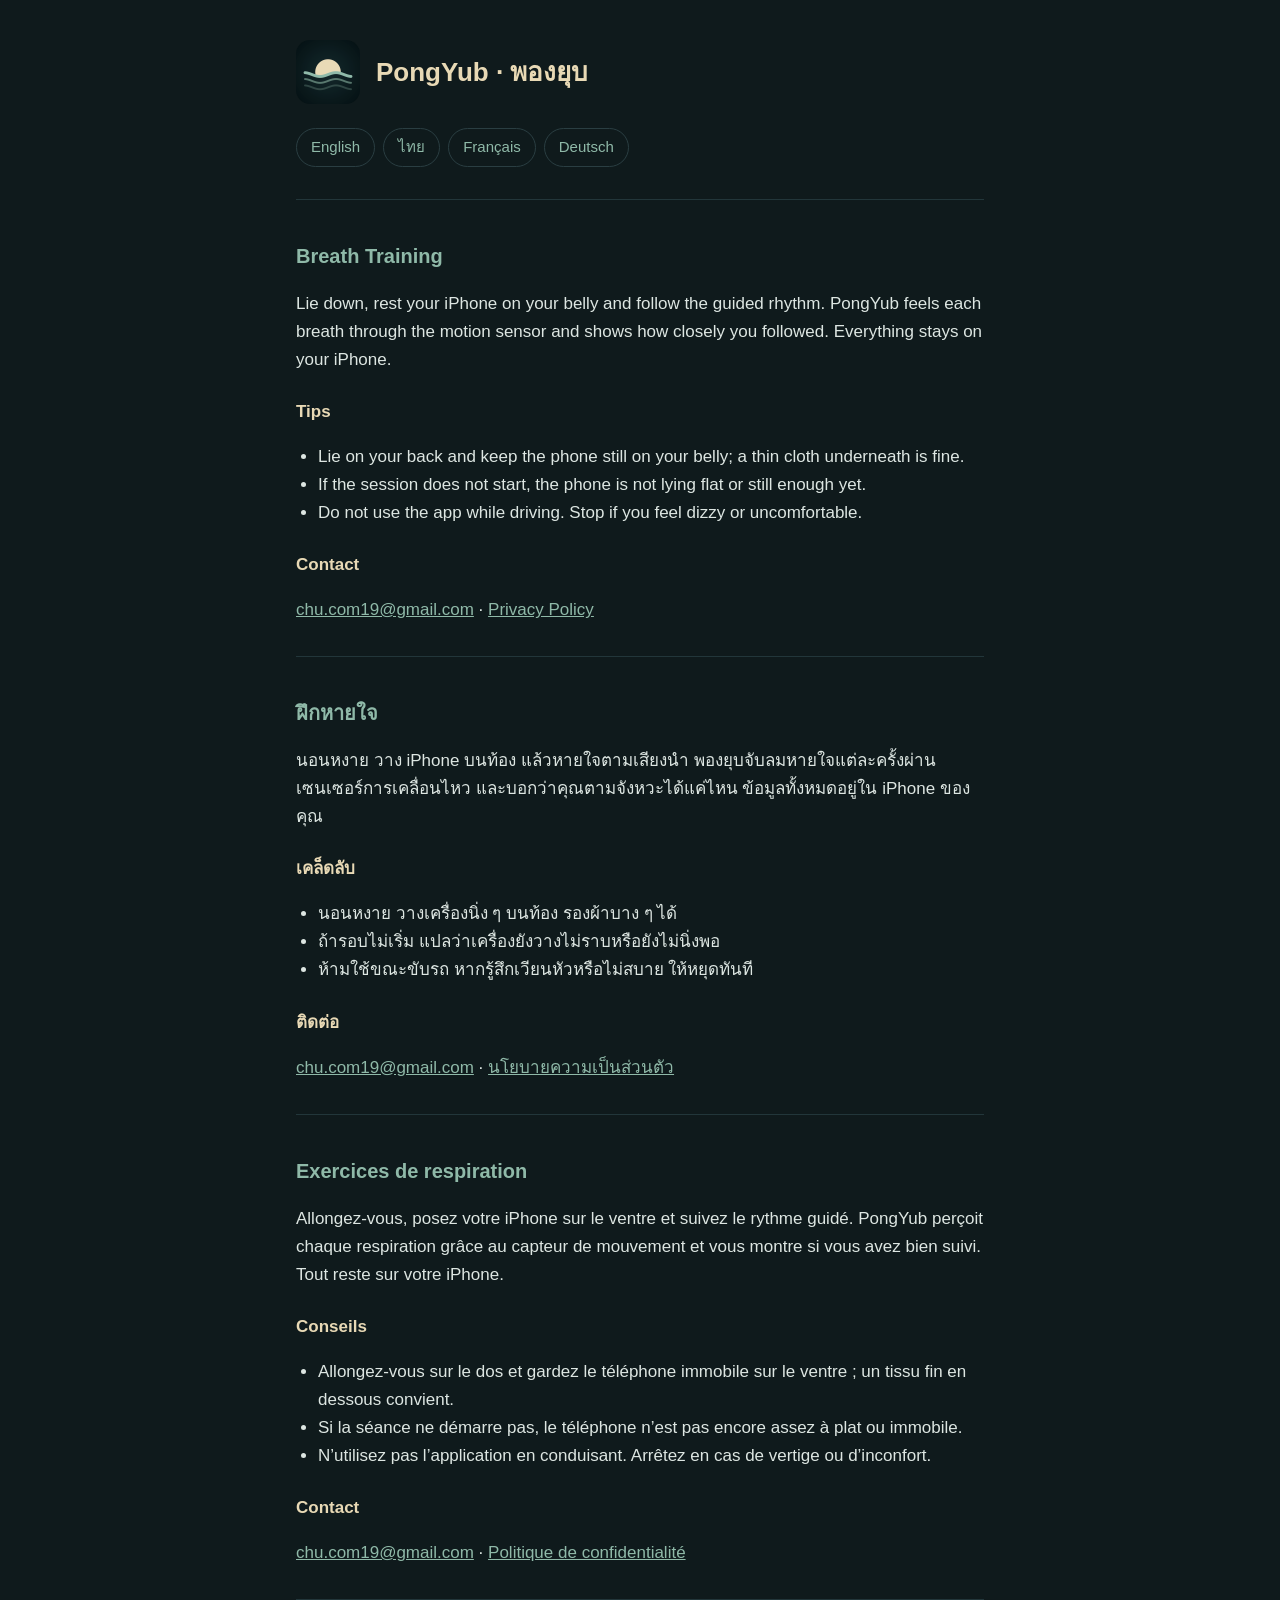
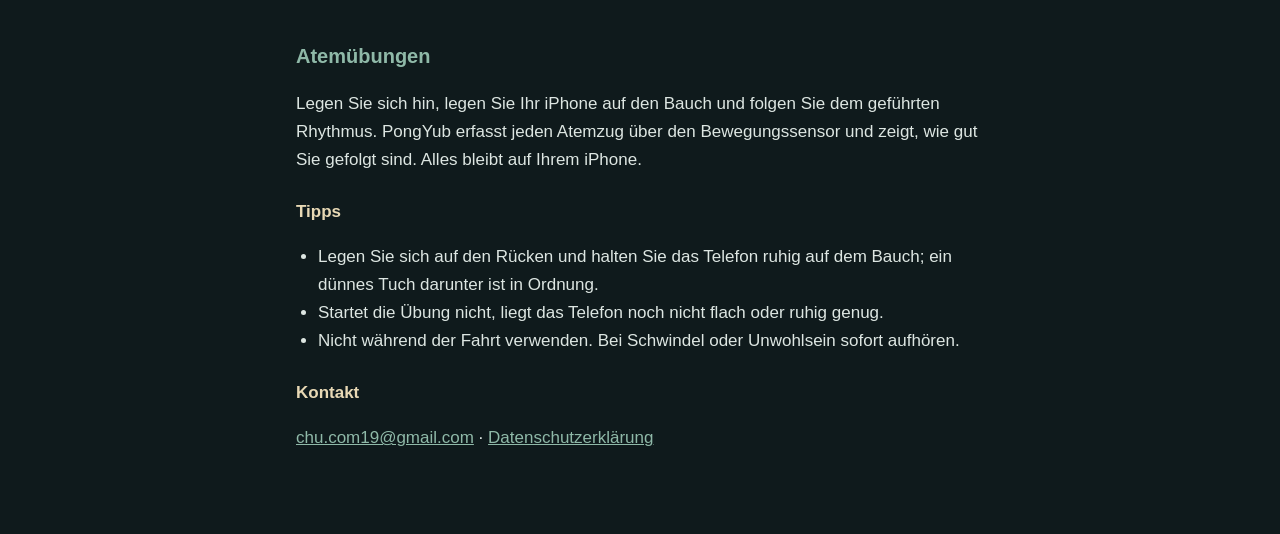
<file: index.html>
<!doctype html>
<html lang="en">
<head>
<meta charset="utf-8">
<meta name="viewport" content="width=device-width, initial-scale=1">
<title>PongYub — Support</title>
<link rel="stylesheet" href="style.css">
</head>
<body>
<main>
<header><img src="icon.png" alt=""><h1>PongYub · พองยุบ</h1></header>
<nav class="langs"><a href="#en">English</a><a href="#th">ไทย</a><a href="#fr">Français</a><a href="#de">Deutsch</a></nav>

<section id="en" lang="en">
<h2>Breath Training</h2>
<p>Lie down, rest your iPhone on your belly and follow the guided rhythm. PongYub feels each breath through the motion sensor and shows how closely you followed. Everything stays on your iPhone.</p>
<h3>Tips</h3>
<ul>
<li>Lie on your back and keep the phone still on your belly; a thin cloth underneath is fine.</li>
<li>If the session does not start, the phone is not lying flat or still enough yet.</li>
<li>Do not use the app while driving. Stop if you feel dizzy or uncomfortable.</li>
</ul>
<h3>Contact</h3>
<p><a href="mailto:chu.com19@gmail.com">chu.com19@gmail.com</a> · <a href="privacy.html">Privacy Policy</a></p>
</section>

<section id="th" lang="th">
<h2>ฝึกหายใจ</h2>
<p>นอนหงาย วาง iPhone บนท้อง แล้วหายใจตามเสียงนำ พองยุบจับลมหายใจแต่ละครั้งผ่านเซนเซอร์การเคลื่อนไหว และบอกว่าคุณตามจังหวะได้แค่ไหน ข้อมูลทั้งหมดอยู่ใน iPhone ของคุณ</p>
<h3>เคล็ดลับ</h3>
<ul>
<li>นอนหงาย วางเครื่องนิ่ง ๆ บนท้อง รองผ้าบาง ๆ ได้</li>
<li>ถ้ารอบไม่เริ่ม แปลว่าเครื่องยังวางไม่ราบหรือยังไม่นิ่งพอ</li>
<li>ห้ามใช้ขณะขับรถ หากรู้สึกเวียนหัวหรือไม่สบาย ให้หยุดทันที</li>
</ul>
<h3>ติดต่อ</h3>
<p><a href="mailto:chu.com19@gmail.com">chu.com19@gmail.com</a> · <a href="privacy.html#th">นโยบายความเป็นส่วนตัว</a></p>
</section>

<section id="fr" lang="fr">
<h2>Exercices de respiration</h2>
<p>Allongez-vous, posez votre iPhone sur le ventre et suivez le rythme guidé. PongYub perçoit chaque respiration grâce au capteur de mouvement et vous montre si vous avez bien suivi. Tout reste sur votre iPhone.</p>
<h3>Conseils</h3>
<ul>
<li>Allongez-vous sur le dos et gardez le téléphone immobile sur le ventre ; un tissu fin en dessous convient.</li>
<li>Si la séance ne démarre pas, le téléphone n’est pas encore assez à plat ou immobile.</li>
<li>N’utilisez pas l’application en conduisant. Arrêtez en cas de vertige ou d’inconfort.</li>
</ul>
<h3>Contact</h3>
<p><a href="mailto:chu.com19@gmail.com">chu.com19@gmail.com</a> · <a href="privacy.html#fr">Politique de confidentialité</a></p>
</section>

<section id="de" lang="de">
<h2>Atemübungen</h2>
<p>Legen Sie sich hin, legen Sie Ihr iPhone auf den Bauch und folgen Sie dem geführten Rhythmus. PongYub erfasst jeden Atemzug über den Bewegungssensor und zeigt, wie gut Sie gefolgt sind. Alles bleibt auf Ihrem iPhone.</p>
<h3>Tipps</h3>
<ul>
<li>Legen Sie sich auf den Rücken und halten Sie das Telefon ruhig auf dem Bauch; ein dünnes Tuch darunter ist in Ordnung.</li>
<li>Startet die Übung nicht, liegt das Telefon noch nicht flach oder ruhig genug.</li>
<li>Nicht während der Fahrt verwenden. Bei Schwindel oder Unwohlsein sofort aufhören.</li>
</ul>
<h3>Kontakt</h3>
<p><a href="mailto:chu.com19@gmail.com">chu.com19@gmail.com</a> · <a href="privacy.html#de">Datenschutzerklärung</a></p>
</section>
</main>
</body>
</html>
</file>
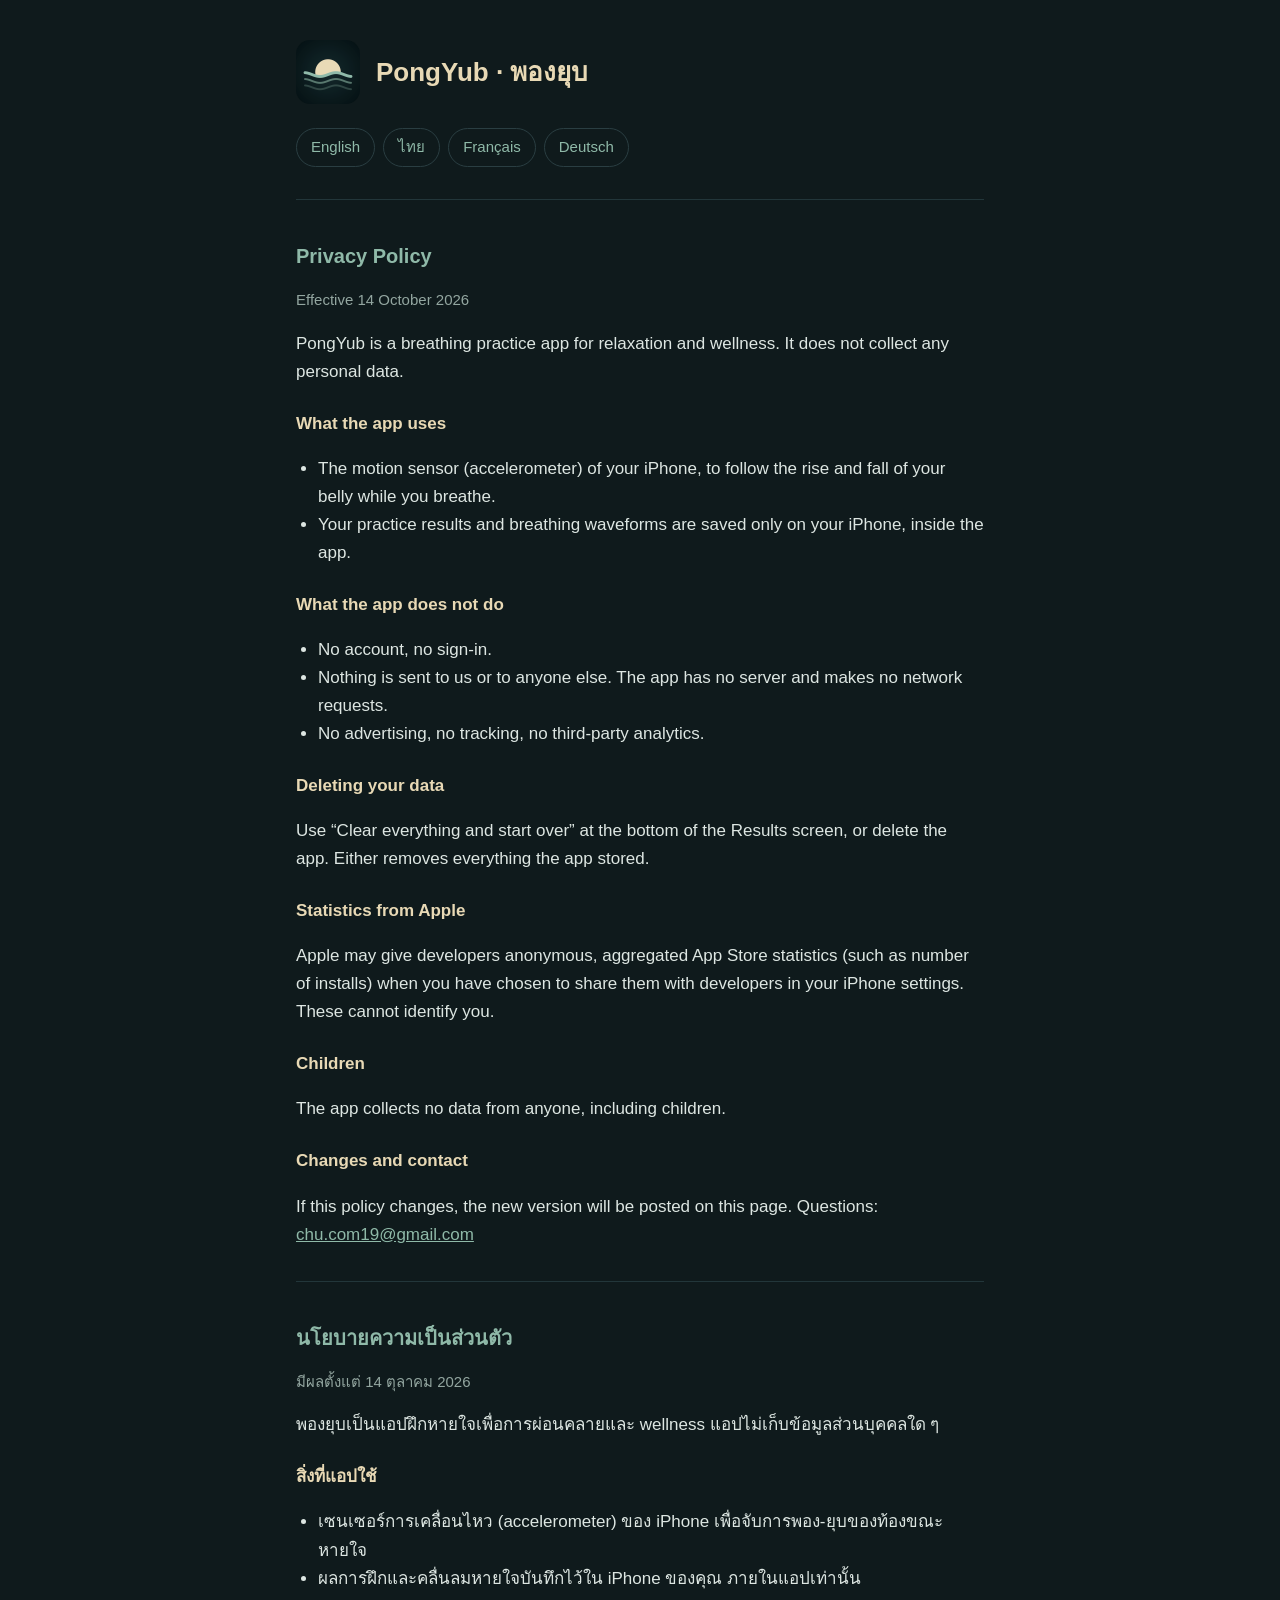
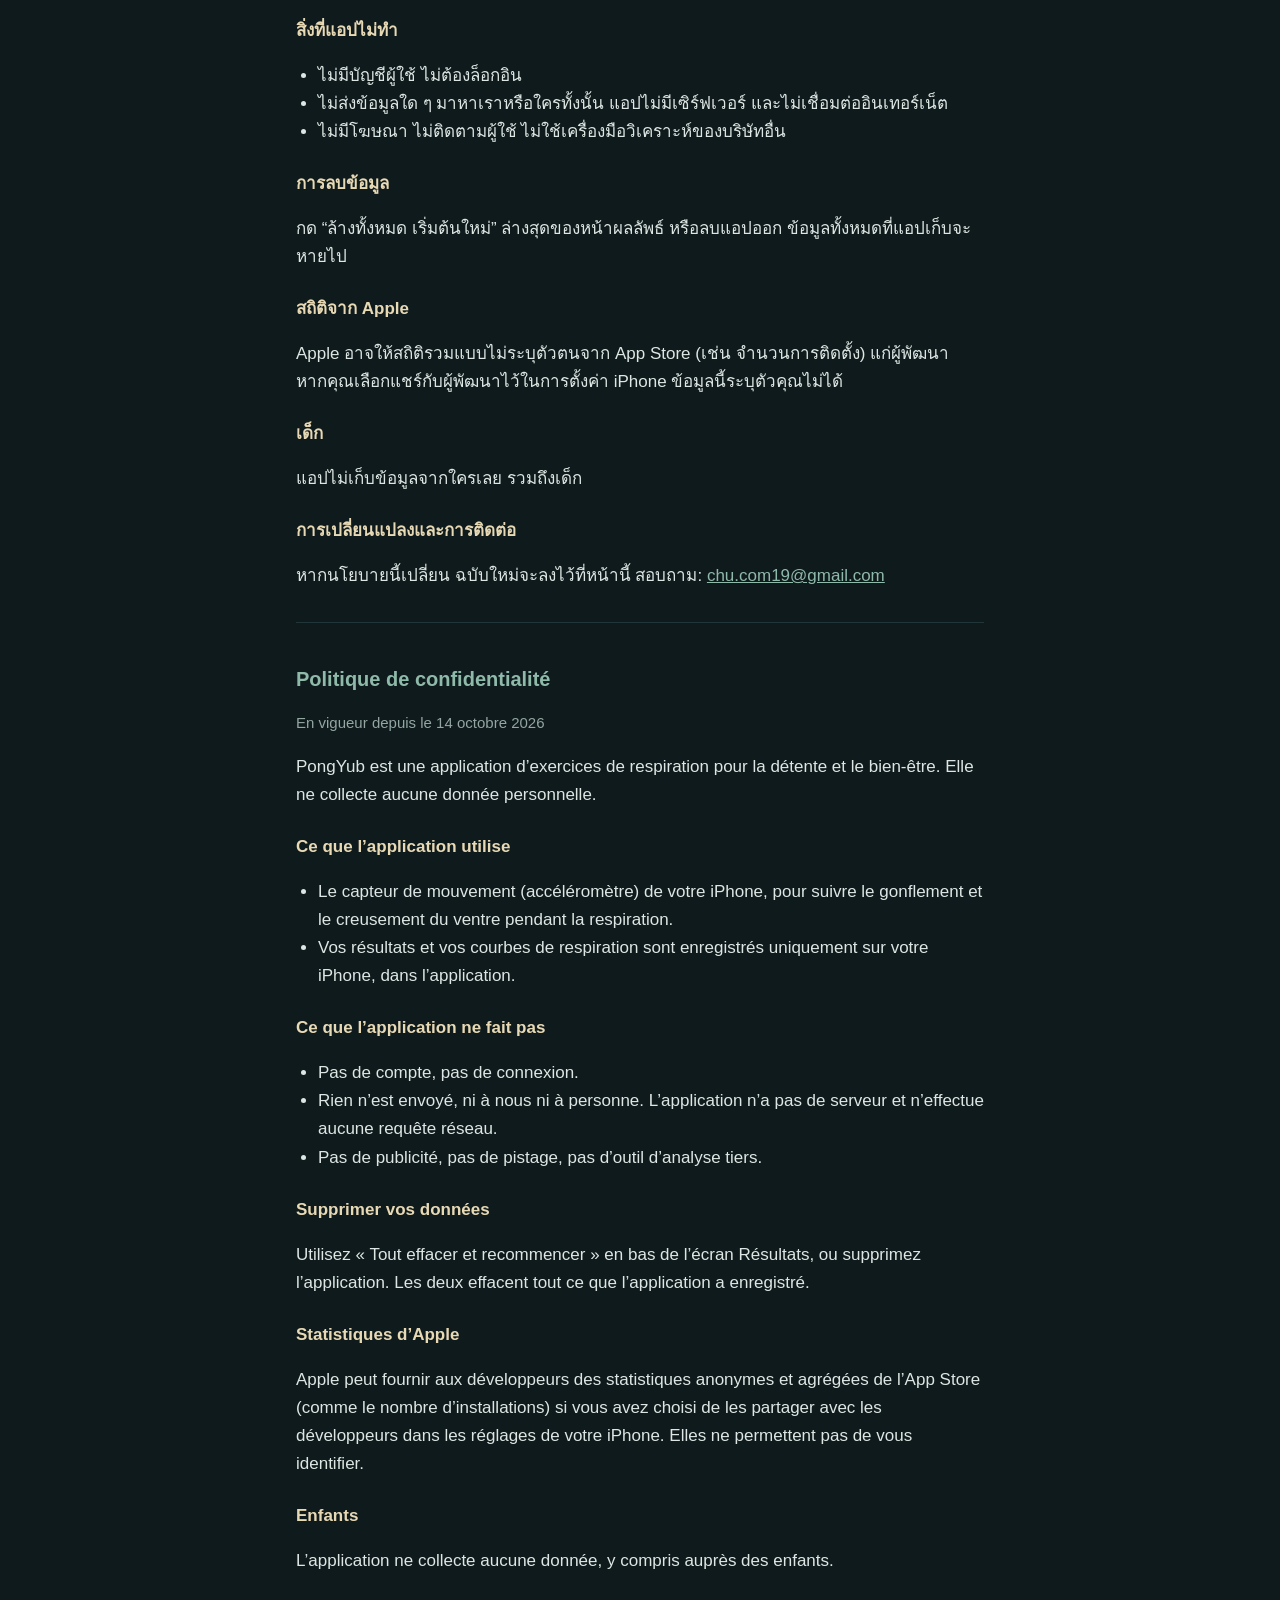
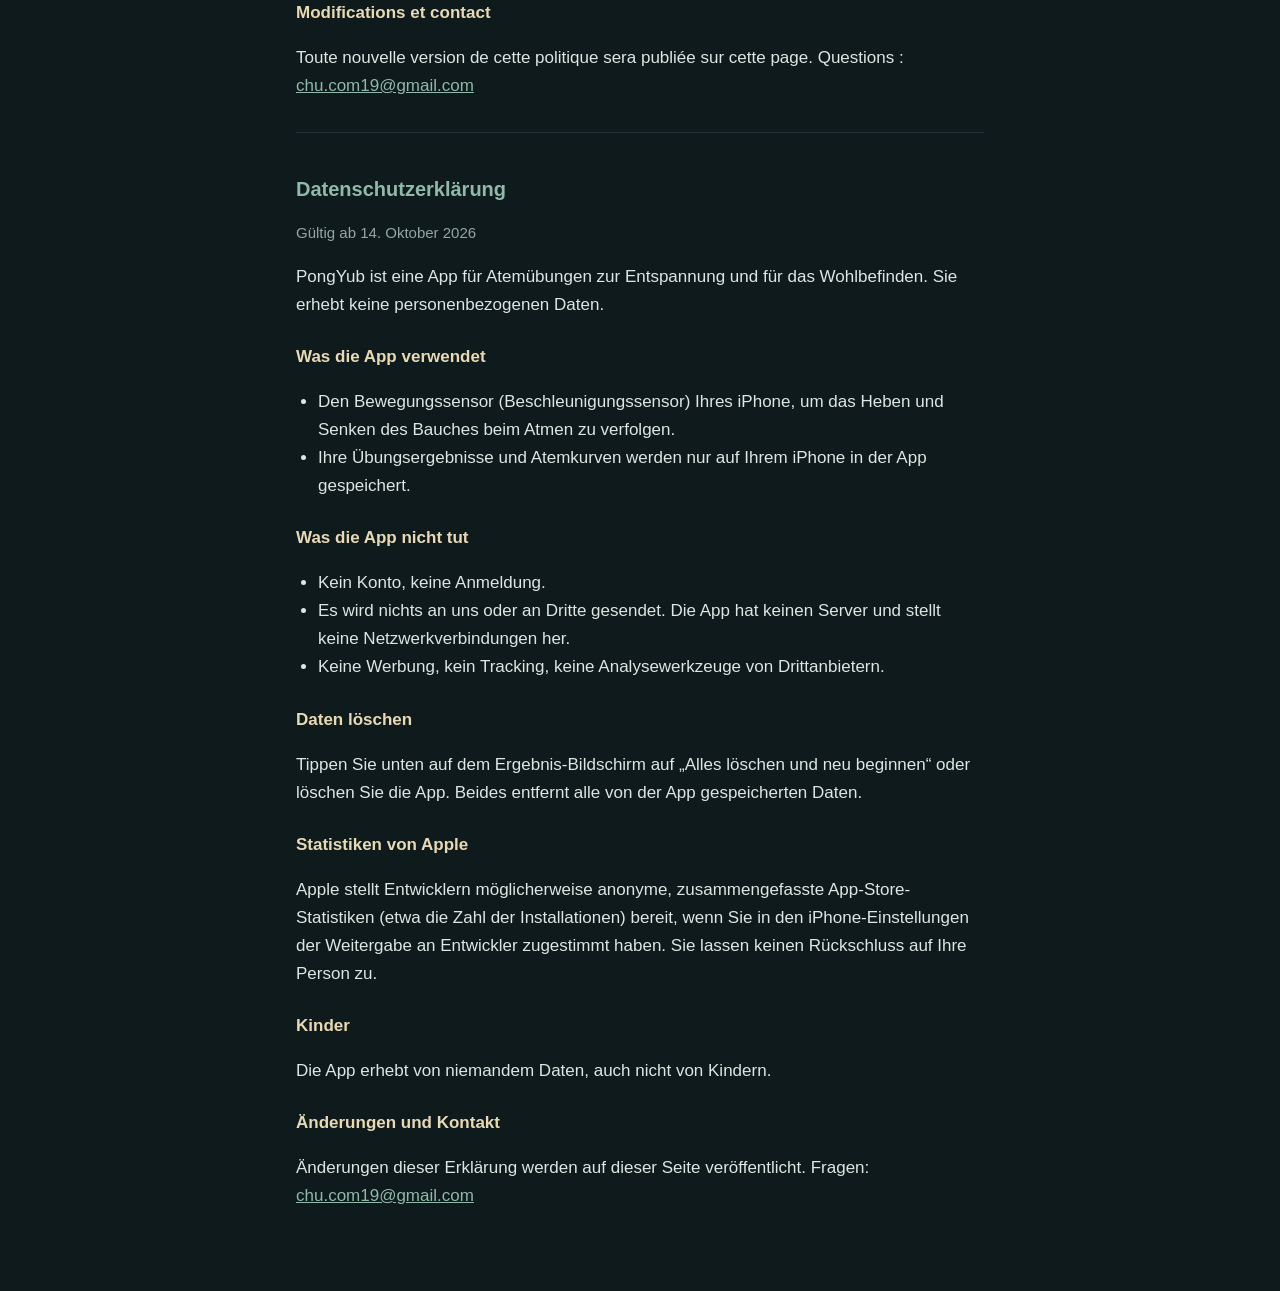
<file: privacy.html>
<!doctype html>
<html lang="en">
<head>
<meta charset="utf-8">
<meta name="viewport" content="width=device-width, initial-scale=1">
<title>PongYub — Privacy Policy</title>
<link rel="stylesheet" href="style.css">
</head>
<body>
<main>
<header><img src="icon.png" alt=""><h1>PongYub · พองยุบ</h1></header>
<nav class="langs"><a href="#en">English</a><a href="#th">ไทย</a><a href="#fr">Français</a><a href="#de">Deutsch</a></nav>

<section id="en" lang="en">
<h2>Privacy Policy</h2>
<p class="muted">Effective 14 October 2026</p>
<p>PongYub is a breathing practice app for relaxation and wellness. It does not collect any personal data.</p>
<h3>What the app uses</h3>
<ul>
<li>The motion sensor (accelerometer) of your iPhone, to follow the rise and fall of your belly while you breathe.</li>
<li>Your practice results and breathing waveforms are saved only on your iPhone, inside the app.</li>
</ul>
<h3>What the app does not do</h3>
<ul>
<li>No account, no sign-in.</li>
<li>Nothing is sent to us or to anyone else. The app has no server and makes no network requests.</li>
<li>No advertising, no tracking, no third-party analytics.</li>
</ul>
<h3>Deleting your data</h3>
<p>Use “Clear everything and start over” at the bottom of the Results screen, or delete the app. Either removes everything the app stored.</p>
<h3>Statistics from Apple</h3>
<p>Apple may give developers anonymous, aggregated App Store statistics (such as number of installs) when you have chosen to share them with developers in your iPhone settings. These cannot identify you.</p>
<h3>Children</h3>
<p>The app collects no data from anyone, including children.</p>
<h3>Changes and contact</h3>
<p>If this policy changes, the new version will be posted on this page. Questions: <a href="mailto:chu.com19@gmail.com">chu.com19@gmail.com</a></p>
</section>

<section id="th" lang="th">
<h2>นโยบายความเป็นส่วนตัว</h2>
<p class="muted">มีผลตั้งแต่ 14 ตุลาคม 2026</p>
<p>พองยุบเป็นแอปฝึกหายใจเพื่อการผ่อนคลายและ wellness แอปไม่เก็บข้อมูลส่วนบุคคลใด ๆ</p>
<h3>สิ่งที่แอปใช้</h3>
<ul>
<li>เซนเซอร์การเคลื่อนไหว (accelerometer) ของ iPhone เพื่อจับการพอง-ยุบของท้องขณะหายใจ</li>
<li>ผลการฝึกและคลื่นลมหายใจบันทึกไว้ใน iPhone ของคุณ ภายในแอปเท่านั้น</li>
</ul>
<h3>สิ่งที่แอปไม่ทำ</h3>
<ul>
<li>ไม่มีบัญชีผู้ใช้ ไม่ต้องล็อกอิน</li>
<li>ไม่ส่งข้อมูลใด ๆ มาหาเราหรือใครทั้งนั้น แอปไม่มีเซิร์ฟเวอร์ และไม่เชื่อมต่ออินเทอร์เน็ต</li>
<li>ไม่มีโฆษณา ไม่ติดตามผู้ใช้ ไม่ใช้เครื่องมือวิเคราะห์ของบริษัทอื่น</li>
</ul>
<h3>การลบข้อมูล</h3>
<p>กด “ล้างทั้งหมด เริ่มต้นใหม่” ล่างสุดของหน้าผลลัพธ์ หรือลบแอปออก ข้อมูลทั้งหมดที่แอปเก็บจะหายไป</p>
<h3>สถิติจาก Apple</h3>
<p>Apple อาจให้สถิติรวมแบบไม่ระบุตัวตนจาก App Store (เช่น จำนวนการติดตั้ง) แก่ผู้พัฒนา หากคุณเลือกแชร์กับผู้พัฒนาไว้ในการตั้งค่า iPhone ข้อมูลนี้ระบุตัวคุณไม่ได้</p>
<h3>เด็ก</h3>
<p>แอปไม่เก็บข้อมูลจากใครเลย รวมถึงเด็ก</p>
<h3>การเปลี่ยนแปลงและการติดต่อ</h3>
<p>หากนโยบายนี้เปลี่ยน ฉบับใหม่จะลงไว้ที่หน้านี้ สอบถาม: <a href="mailto:chu.com19@gmail.com">chu.com19@gmail.com</a></p>
</section>

<section id="fr" lang="fr">
<h2>Politique de confidentialité</h2>
<p class="muted">En vigueur depuis le 14 octobre 2026</p>
<p>PongYub est une application d’exercices de respiration pour la détente et le bien-être. Elle ne collecte aucune donnée personnelle.</p>
<h3>Ce que l’application utilise</h3>
<ul>
<li>Le capteur de mouvement (accéléromètre) de votre iPhone, pour suivre le gonflement et le creusement du ventre pendant la respiration.</li>
<li>Vos résultats et vos courbes de respiration sont enregistrés uniquement sur votre iPhone, dans l’application.</li>
</ul>
<h3>Ce que l’application ne fait pas</h3>
<ul>
<li>Pas de compte, pas de connexion.</li>
<li>Rien n’est envoyé, ni à nous ni à personne. L’application n’a pas de serveur et n’effectue aucune requête réseau.</li>
<li>Pas de publicité, pas de pistage, pas d’outil d’analyse tiers.</li>
</ul>
<h3>Supprimer vos données</h3>
<p>Utilisez « Tout effacer et recommencer » en bas de l’écran Résultats, ou supprimez l’application. Les deux effacent tout ce que l’application a enregistré.</p>
<h3>Statistiques d’Apple</h3>
<p>Apple peut fournir aux développeurs des statistiques anonymes et agrégées de l’App Store (comme le nombre d’installations) si vous avez choisi de les partager avec les développeurs dans les réglages de votre iPhone. Elles ne permettent pas de vous identifier.</p>
<h3>Enfants</h3>
<p>L’application ne collecte aucune donnée, y compris auprès des enfants.</p>
<h3>Modifications et contact</h3>
<p>Toute nouvelle version de cette politique sera publiée sur cette page. Questions : <a href="mailto:chu.com19@gmail.com">chu.com19@gmail.com</a></p>
</section>

<section id="de" lang="de">
<h2>Datenschutzerklärung</h2>
<p class="muted">Gültig ab 14. Oktober 2026</p>
<p>PongYub ist eine App für Atemübungen zur Entspannung und für das Wohlbefinden. Sie erhebt keine personenbezogenen Daten.</p>
<h3>Was die App verwendet</h3>
<ul>
<li>Den Bewegungssensor (Beschleunigungssensor) Ihres iPhone, um das Heben und Senken des Bauches beim Atmen zu verfolgen.</li>
<li>Ihre Übungsergebnisse und Atemkurven werden nur auf Ihrem iPhone in der App gespeichert.</li>
</ul>
<h3>Was die App nicht tut</h3>
<ul>
<li>Kein Konto, keine Anmeldung.</li>
<li>Es wird nichts an uns oder an Dritte gesendet. Die App hat keinen Server und stellt keine Netzwerkverbindungen her.</li>
<li>Keine Werbung, kein Tracking, keine Analysewerkzeuge von Drittanbietern.</li>
</ul>
<h3>Daten löschen</h3>
<p>Tippen Sie unten auf dem Ergebnis-Bildschirm auf „Alles löschen und neu beginnen“ oder löschen Sie die App. Beides entfernt alle von der App gespeicherten Daten.</p>
<h3>Statistiken von Apple</h3>
<p>Apple stellt Entwicklern möglicherweise anonyme, zusammengefasste App-Store-Statistiken (etwa die Zahl der Installationen) bereit, wenn Sie in den iPhone-Einstellungen der Weitergabe an Entwickler zugestimmt haben. Sie lassen keinen Rückschluss auf Ihre Person zu.</p>
<h3>Kinder</h3>
<p>Die App erhebt von niemandem Daten, auch nicht von Kindern.</p>
<h3>Änderungen und Kontakt</h3>
<p>Änderungen dieser Erklärung werden auf dieser Seite veröffentlicht. Fragen: <a href="mailto:chu.com19@gmail.com">chu.com19@gmail.com</a></p>
</section>
</main>
</body>
</html>
</file>
<file: style.css>
:root { --ink: #0F1A1C; --card: #16262A; --sage: #8FB9A8; --sand: #E8D9B5; --text: #DDE6E2; --muted: #93A6A0; }
* { box-sizing: border-box; }
body { margin: 0; background: var(--ink); color: var(--text); font: 17px/1.65 -apple-system, BlinkMacSystemFont, "Segoe UI", "Noto Sans Thai", sans-serif; }
main { max-width: 720px; margin: 0 auto; padding: 40px 16px 64px; }
header { display: flex; align-items: center; gap: 16px; margin-bottom: 24px; }
header img { width: 64px; height: 64px; border-radius: 14px; }
h1 { margin: 0; font-size: 26px; color: var(--sand); font-weight: 600; }
h2 { color: var(--sage); font-size: 20px; margin: 40px 0 8px; font-weight: 600; }
h3 { color: var(--sand); font-size: 17px; margin: 24px 0 4px; font-weight: 600; }
p, li { color: var(--text); }
ul { padding-left: 22px; }
a { color: var(--sage); }
.muted { color: var(--muted); font-size: 15px; }
nav.langs { display: flex; flex-wrap: wrap; gap: 8px; margin: 8px 0 8px; }
nav.langs a { text-decoration: none; padding: 6px 14px; border: 1px solid #2A3E42; border-radius: 999px; font-size: 15px; }
section { border-top: 1px solid #22363A; margin-top: 32px; }
footer { margin-top: 48px; }
</file>
